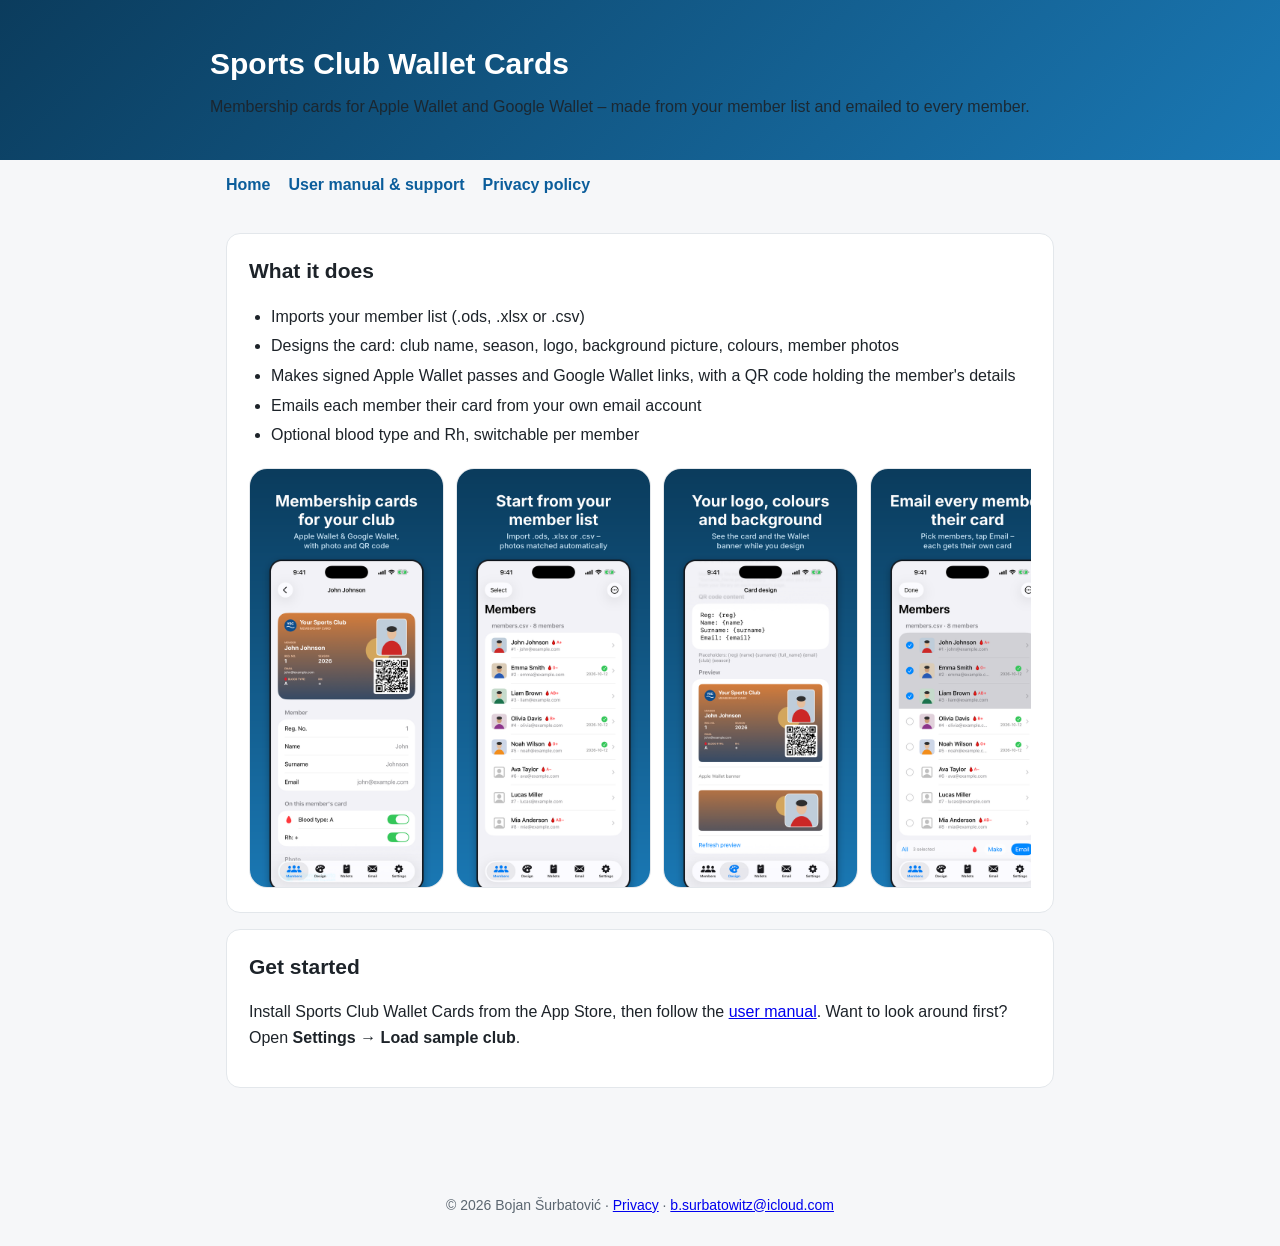
<file: docs/index.html>
<!doctype html><html lang="en"><head><meta charset="utf-8"><meta name="viewport" content="width=device-width,initial-scale=1">
<title>Sports Club Wallet Cards – membership cards for Apple Wallet and Google Wallet</title><link rel="stylesheet" href="style.css"></head><body>
<header><div class="wrap"><h1>Sports Club Wallet Cards</h1><p>Membership cards for Apple Wallet and Google Wallet – made from your member list and emailed to every member.</p></div></header>
<nav><a href="index.html">Home</a><a href="support.html">User manual &amp; support</a><a href="privacy.html">Privacy policy</a></nav>
<main>
<section><h2>What it does</h2>
<ul><li>Imports your member list (.ods, .xlsx or .csv)</li><li>Designs the card: club name, season, logo, background picture, colours, member photos</li>
<li>Makes signed Apple Wallet passes and Google Wallet links, with a QR code holding the member's details</li>
<li>Emails each member their card from your own email account</li><li>Optional blood type and Rh, switchable per member</li></ul>
<div class="shots"><img src="img/1.png" alt="Member card"><img src="img/2.png" alt="Member list"><img src="img/3.png" alt="Card design"><img src="img/4.png" alt="Sending cards"><img src="img/5.png" alt="Wallets"></div></section>
<section><h2>Get started</h2><p>Install Sports Club Wallet Cards from the App Store, then follow the <a href="support.html">user manual</a>. Want to look around first? Open <b>Settings → Load sample club</b>.</p></section>
</main><footer>© 2026 Bojan Šurbatović · <a href="privacy.html">Privacy</a> · <a href="mailto:b.surbatowitz@icloud.com">b.surbatowitz@icloud.com</a></footer></body></html>
</file>
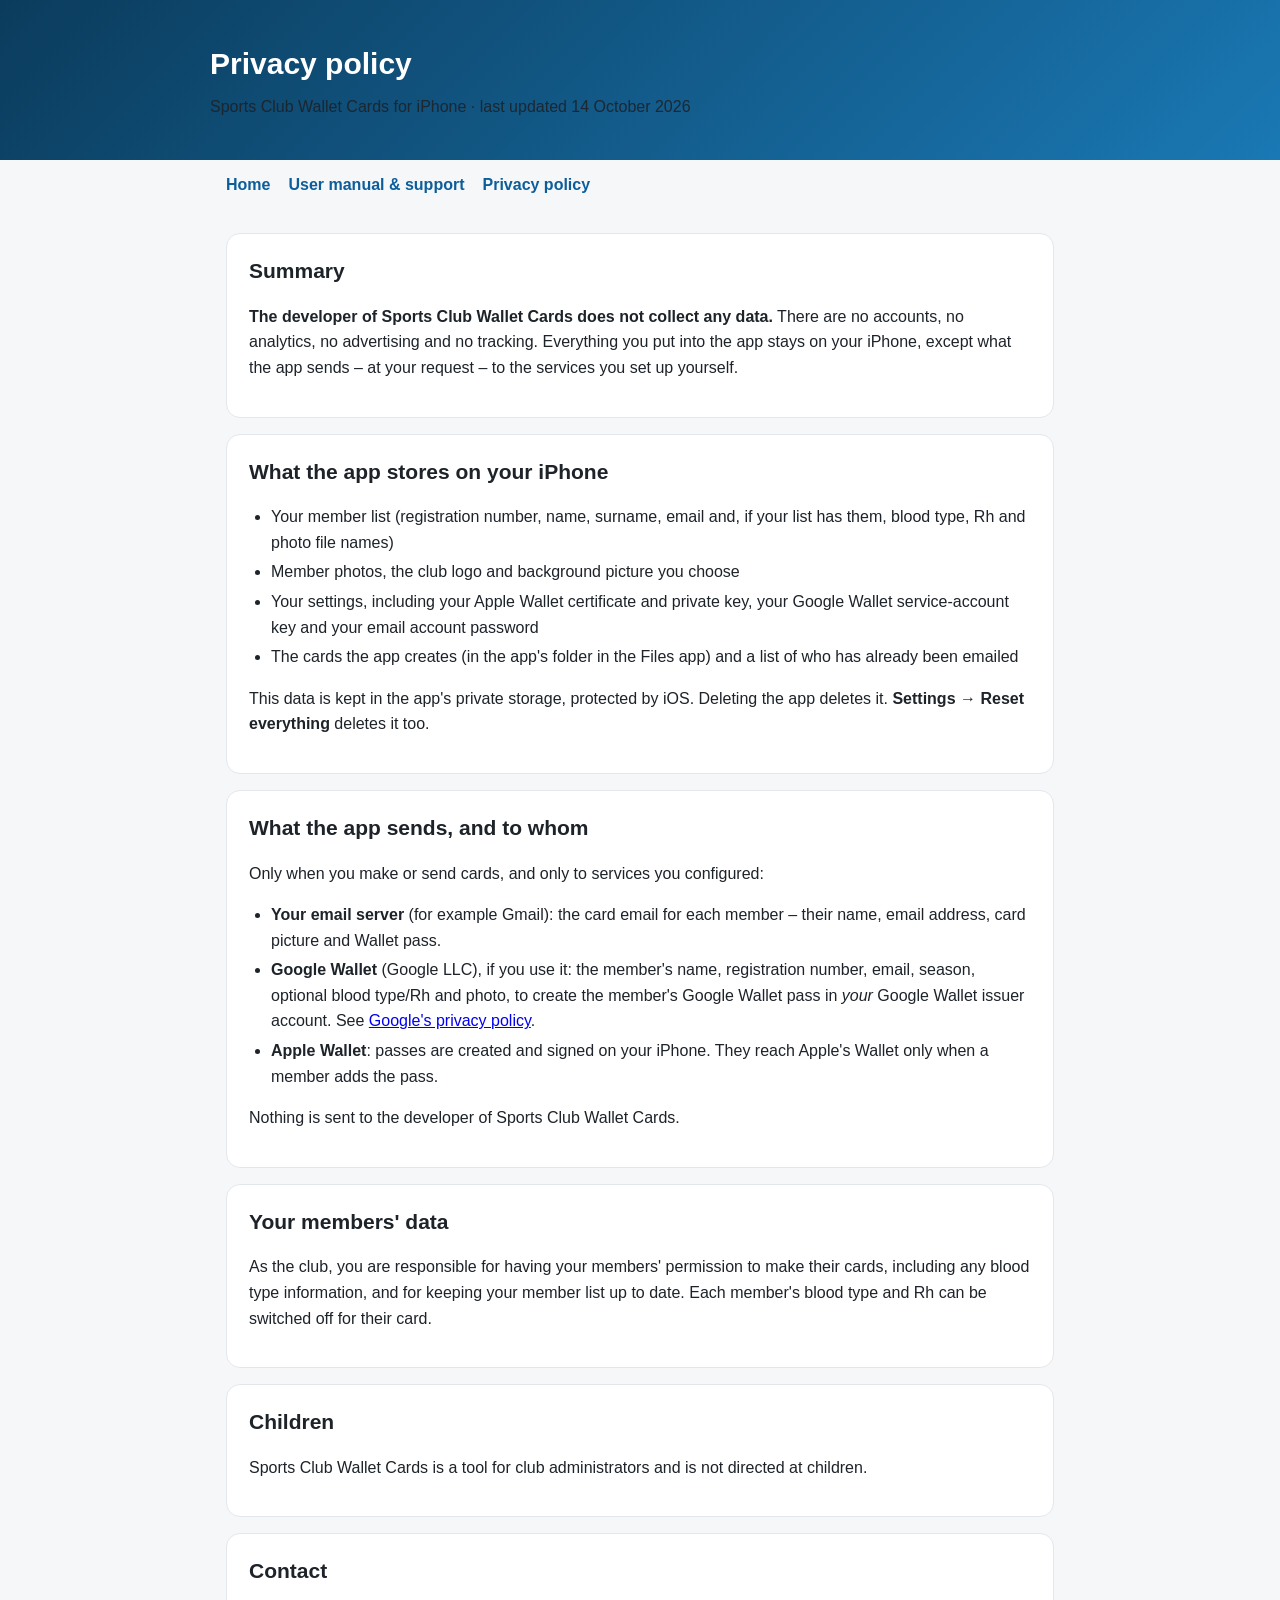
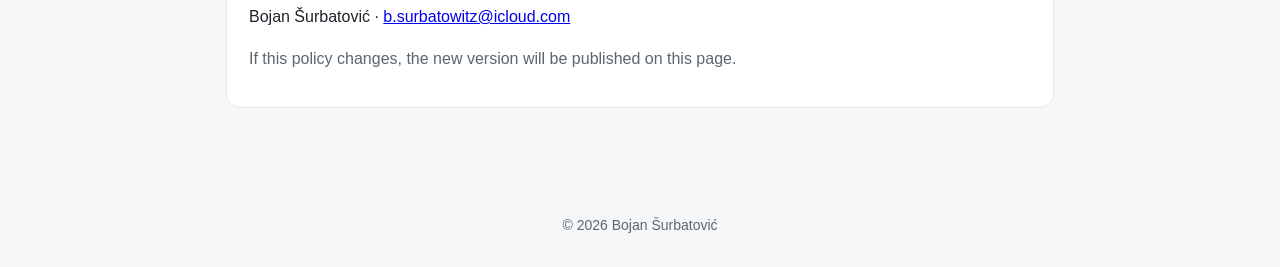
<file: docs/privacy.html>
<!doctype html><html lang="en"><head><meta charset="utf-8"><meta name="viewport" content="width=device-width,initial-scale=1">
<title>Sports Club Wallet Cards – Privacy policy</title><link rel="stylesheet" href="style.css"></head><body>
<header><div class="wrap"><h1>Privacy policy</h1><p>Sports Club Wallet Cards for iPhone · last updated 14 October 2026</p></div></header>
<nav><a href="index.html">Home</a><a href="support.html">User manual &amp; support</a><a href="privacy.html">Privacy policy</a></nav>
<main>
<section><h2>Summary</h2><p><b>The developer of Sports Club Wallet Cards does not collect any data.</b> There are no accounts, no analytics, no advertising and no tracking. Everything you put into the app stays on your iPhone, except what the app sends – at your request – to the services you set up yourself.</p></section>
<section><h2>What the app stores on your iPhone</h2>
<ul><li>Your member list (registration number, name, surname, email and, if your list has them, blood type, Rh and photo file names)</li>
<li>Member photos, the club logo and background picture you choose</li>
<li>Your settings, including your Apple Wallet certificate and private key, your Google Wallet service-account key and your email account password</li>
<li>The cards the app creates (in the app's folder in the Files app) and a list of who has already been emailed</li></ul>
<p>This data is kept in the app's private storage, protected by iOS. Deleting the app deletes it. <b>Settings → Reset everything</b> deletes it too.</p></section>
<section><h2>What the app sends, and to whom</h2>
<p>Only when you make or send cards, and only to services you configured:</p>
<ul><li><b>Your email server</b> (for example Gmail): the card email for each member – their name, email address, card picture and Wallet pass.</li>
<li><b>Google Wallet</b> (Google LLC), if you use it: the member's name, registration number, email, season, optional blood type/Rh and photo, to create the member's Google Wallet pass in <i>your</i> Google Wallet issuer account. See <a href="https://policies.google.com/privacy">Google's privacy policy</a>.</li>
<li><b>Apple Wallet</b>: passes are created and signed on your iPhone. They reach Apple's Wallet only when a member adds the pass.</li></ul>
<p>Nothing is sent to the developer of Sports Club Wallet Cards.</p></section>
<section><h2>Your members' data</h2><p>As the club, you are responsible for having your members' permission to make their cards, including any blood type information, and for keeping your member list up to date. Each member's blood type and Rh can be switched off for their card.</p></section>
<section><h2>Children</h2><p>Sports Club Wallet Cards is a tool for club administrators and is not directed at children.</p></section>
<section><h2>Contact</h2><p>Bojan Šurbatović · <a href="mailto:b.surbatowitz@icloud.com">b.surbatowitz@icloud.com</a></p><p class="muted">If this policy changes, the new version will be published on this page.</p></section>
</main><footer>© 2026 Bojan Šurbatović</footer></body></html>
</file>
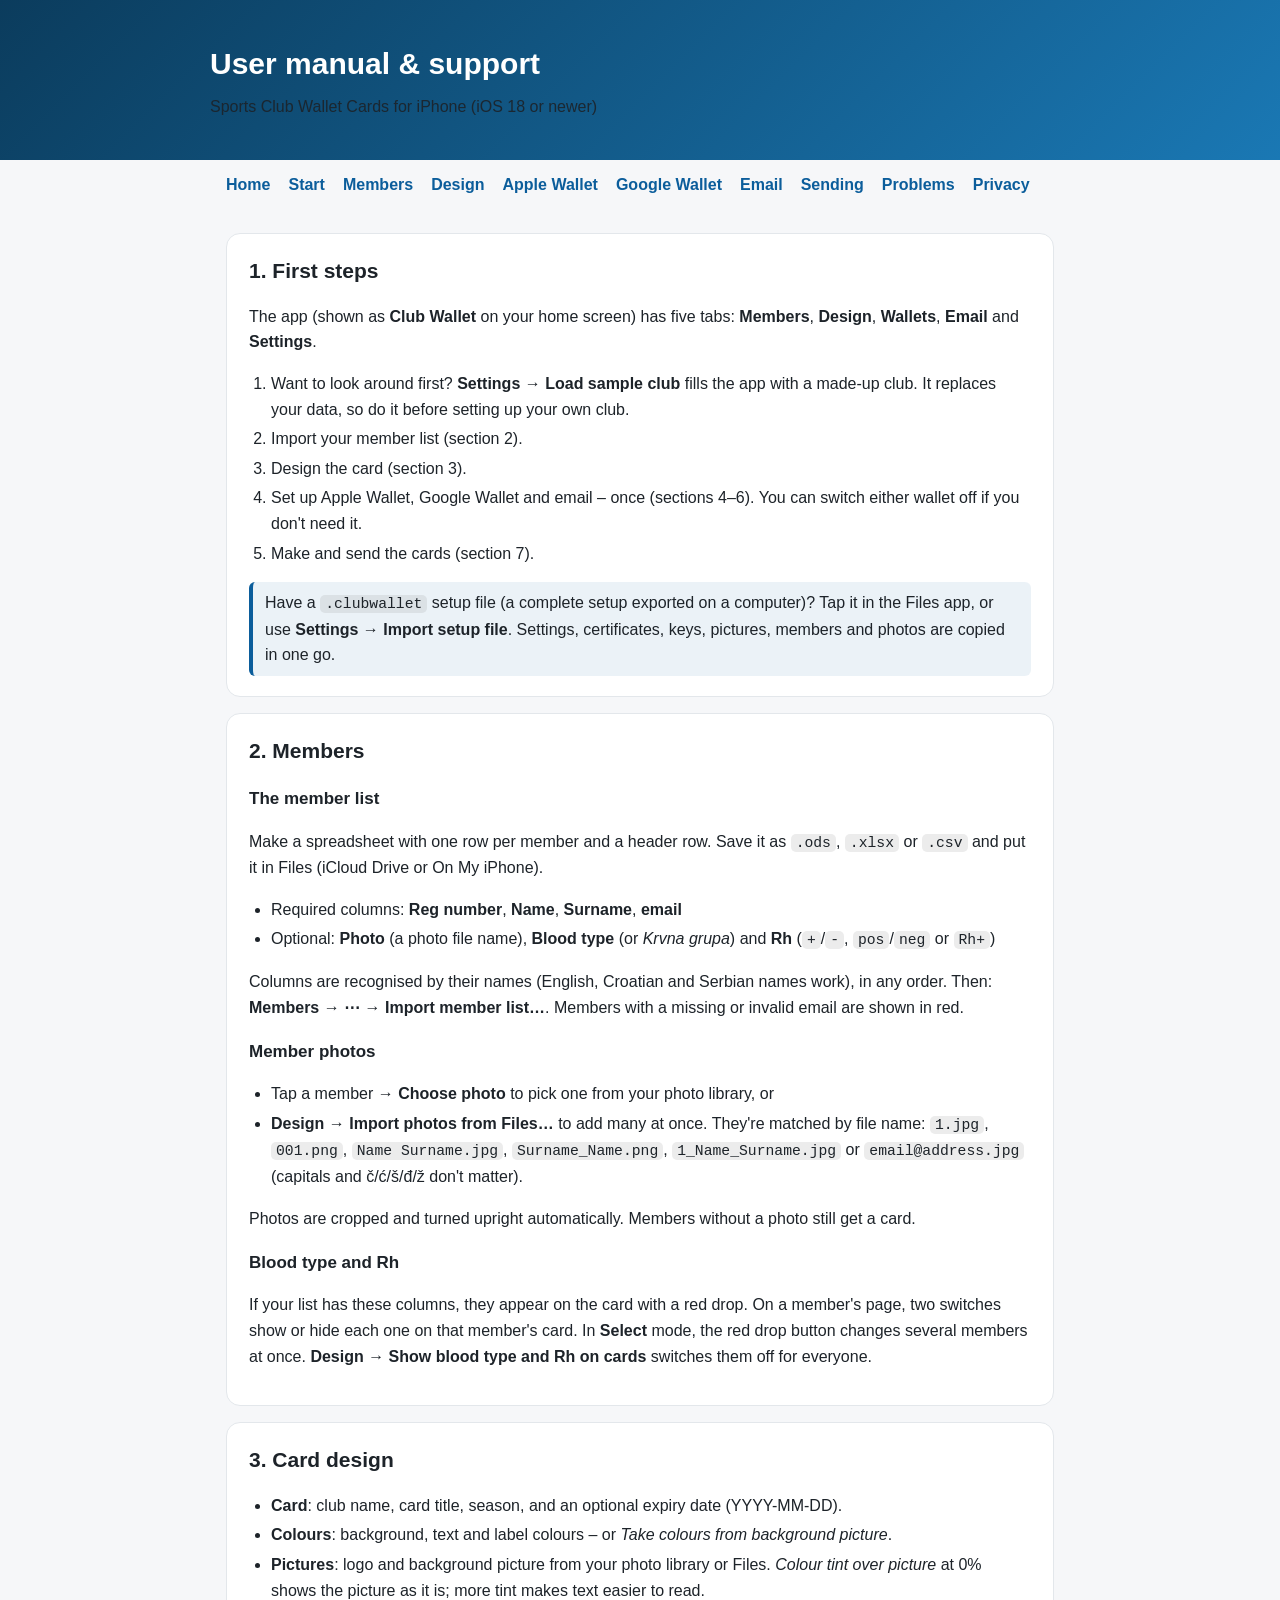
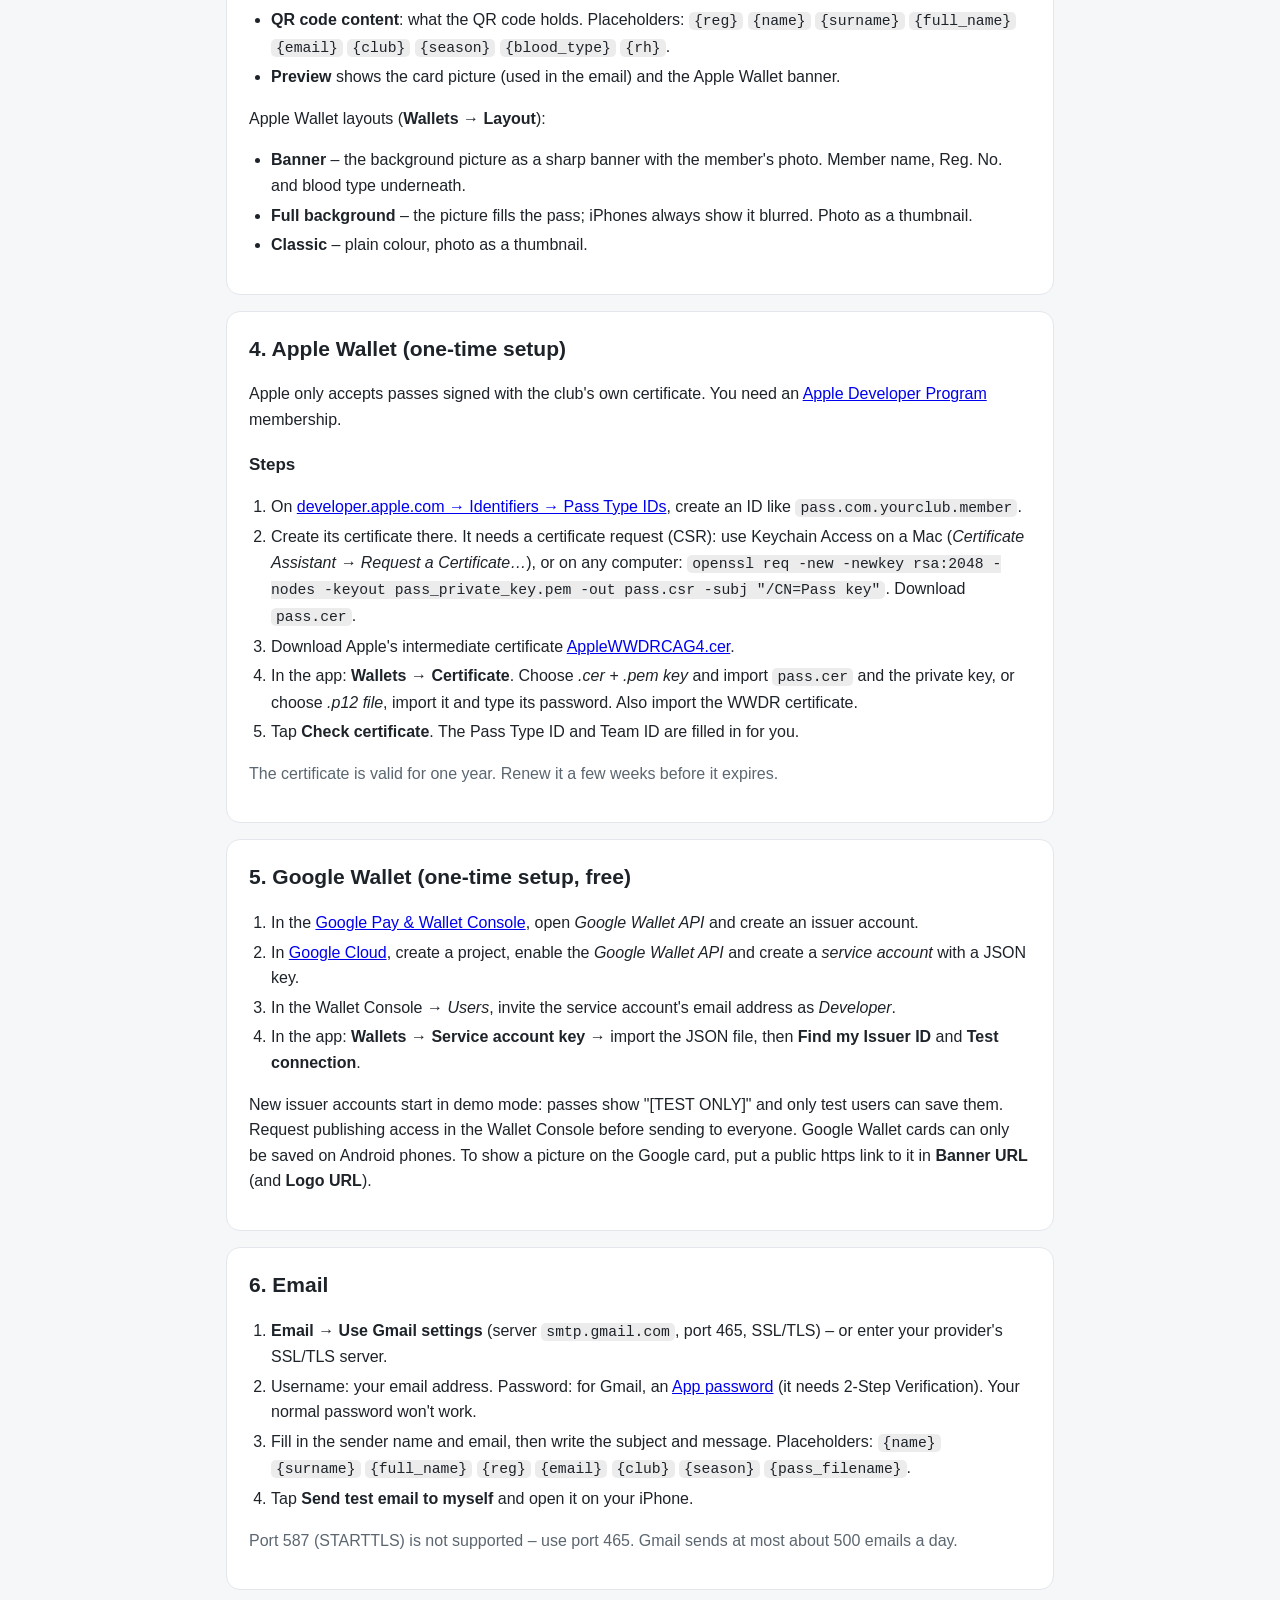
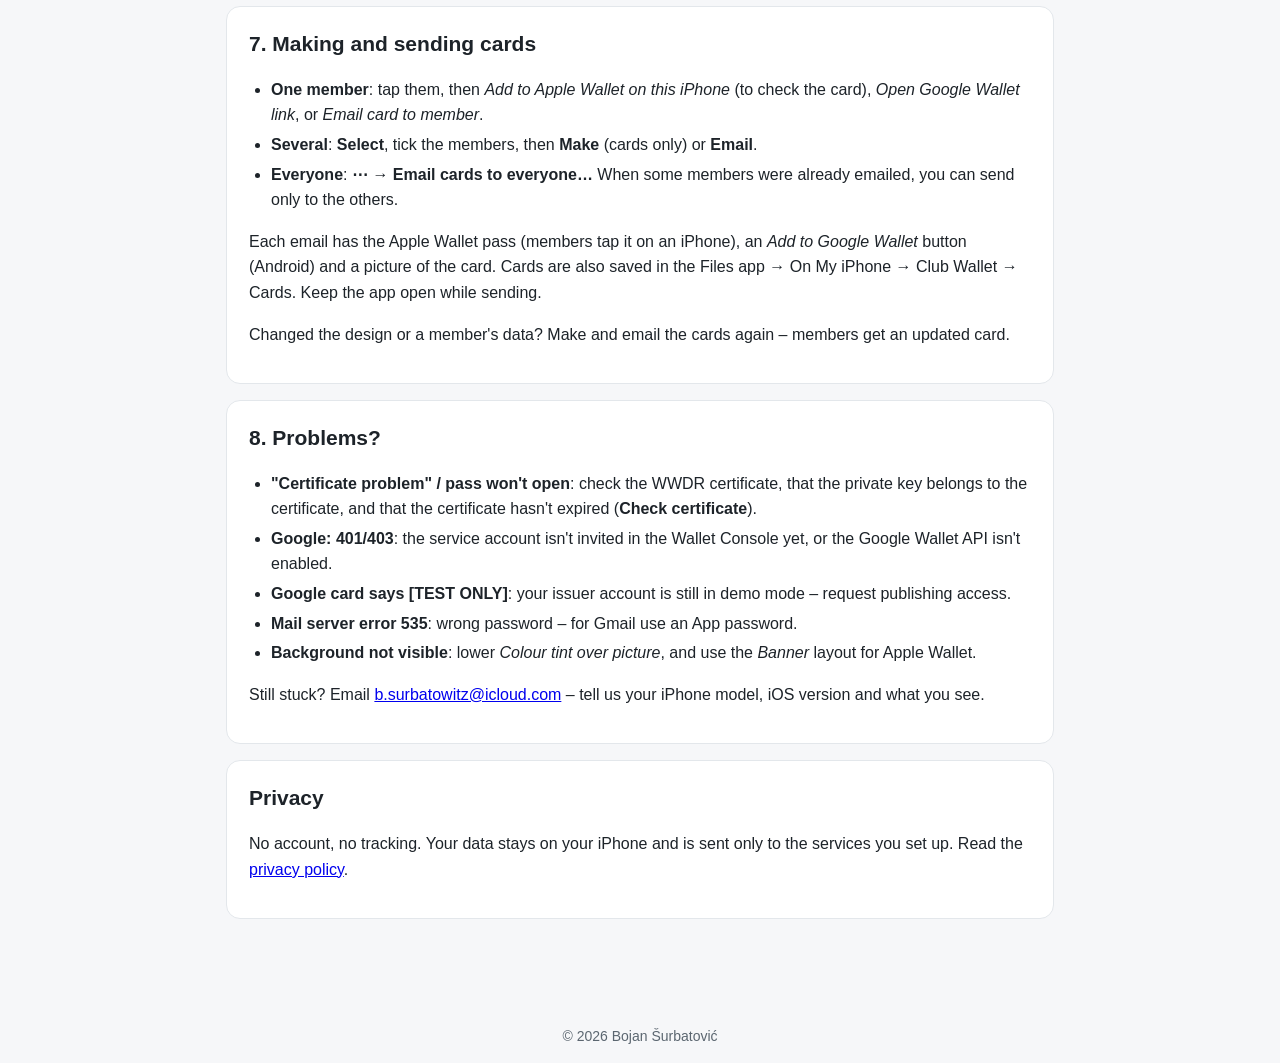
<file: docs/support.html>
<!doctype html><html lang="en"><head><meta charset="utf-8"><meta name="viewport" content="width=device-width,initial-scale=1">
<title>Sports Club Wallet Cards – User manual &amp; support</title><link rel="stylesheet" href="style.css"></head><body>
<header><div class="wrap"><h1>User manual &amp; support</h1><p>Sports Club Wallet Cards for iPhone (iOS 18 or newer)</p></div></header>
<nav><a href="index.html">Home</a><a href="#start">Start</a><a href="#members">Members</a><a href="#design">Design</a><a href="#apple">Apple Wallet</a><a href="#google">Google Wallet</a><a href="#email">Email</a><a href="#send">Sending</a><a href="#help">Problems</a><a href="privacy.html">Privacy</a></nav>
<main>

<section id="start"><h2>1. First steps</h2>
<p>The app (shown as <b>Club Wallet</b> on your home screen) has five tabs: <b>Members</b>, <b>Design</b>, <b>Wallets</b>, <b>Email</b> and <b>Settings</b>.</p>
<ol><li>Want to look around first? <b>Settings → Load sample club</b> fills the app with a made-up club. It replaces your data, so do it before setting up your own club.</li>
<li>Import your member list (section 2).</li>
<li>Design the card (section 3).</li>
<li>Set up Apple Wallet, Google Wallet and email – once (sections 4–6). You can switch either wallet off if you don't need it.</li>
<li>Make and send the cards (section 7).</li></ol>
<div class="note">Have a <code>.clubwallet</code> setup file (a complete setup exported on a computer)? Tap it in the Files app, or use <b>Settings → Import setup file</b>. Settings, certificates, keys, pictures, members and photos are copied in one go.</div>
</section>

<section id="members"><h2>2. Members</h2>
<h3>The member list</h3>
<p>Make a spreadsheet with one row per member and a header row. Save it as <code>.ods</code>, <code>.xlsx</code> or <code>.csv</code> and put it in Files (iCloud Drive or On My iPhone).</p>
<ul><li>Required columns: <b>Reg number</b>, <b>Name</b>, <b>Surname</b>, <b>email</b></li>
<li>Optional: <b>Photo</b> (a photo file name), <b>Blood type</b> (or <i>Krvna grupa</i>) and <b>Rh</b> (<code>+</code>/<code>-</code>, <code>pos</code>/<code>neg</code> or <code>Rh+</code>)</li></ul>
<p>Columns are recognised by their names (English, Croatian and Serbian names work), in any order. Then: <b>Members → ⋯ → Import member list…</b>. Members with a missing or invalid email are shown in red.</p>
<h3>Member photos</h3>
<ul><li>Tap a member → <b>Choose photo</b> to pick one from your photo library, or</li>
<li><b>Design → Import photos from Files…</b> to add many at once. They're matched by file name: <code>1.jpg</code>, <code>001.png</code>, <code>Name Surname.jpg</code>, <code>Surname_Name.png</code>, <code>1_Name_Surname.jpg</code> or <code>email@address.jpg</code> (capitals and č/ć/š/đ/ž don't matter).</li></ul>
<p>Photos are cropped and turned upright automatically. Members without a photo still get a card.</p>
<h3>Blood type and Rh</h3>
<p>If your list has these columns, they appear on the card with a red drop. On a member's page, two switches show or hide each one on that member's card. In <b>Select</b> mode, the red drop button changes several members at once. <b>Design → Show blood type and Rh on cards</b> switches them off for everyone.</p>
</section>

<section id="design"><h2>3. Card design</h2>
<ul><li><b>Card</b>: club name, card title, season, and an optional expiry date (YYYY-MM-DD).</li>
<li><b>Colours</b>: background, text and label colours – or <i>Take colours from background picture</i>.</li>
<li><b>Pictures</b>: logo and background picture from your photo library or Files. <i>Colour tint over picture</i> at 0% shows the picture as it is; more tint makes text easier to read.</li>
<li><b>QR code content</b>: what the QR code holds. Placeholders: <code>{reg}</code> <code>{name}</code> <code>{surname}</code> <code>{full_name}</code> <code>{email}</code> <code>{club}</code> <code>{season}</code> <code>{blood_type}</code> <code>{rh}</code>.</li>
<li><b>Preview</b> shows the card picture (used in the email) and the Apple Wallet banner.</li></ul>
<p>Apple Wallet layouts (<b>Wallets → Layout</b>):</p>
<ul><li><b>Banner</b> – the background picture as a sharp banner with the member's photo. Member name, Reg. No. and blood type underneath.</li>
<li><b>Full background</b> – the picture fills the pass; iPhones always show it blurred. Photo as a thumbnail.</li>
<li><b>Classic</b> – plain colour, photo as a thumbnail.</li></ul>
</section>

<section id="apple"><h2>4. Apple Wallet (one-time setup)</h2>
<p>Apple only accepts passes signed with the club's own certificate. You need an <a href="https://developer.apple.com/programs/">Apple Developer Program</a> membership.</p>
<h3>Steps</h3>
<ol><li>On <a href="https://developer.apple.com/account/resources/identifiers/list/passTypeId">developer.apple.com → Identifiers → Pass Type IDs</a>, create an ID like <code>pass.com.yourclub.member</code>.</li>
<li>Create its certificate there. It needs a certificate request (CSR): use Keychain Access on a Mac (<i>Certificate Assistant → Request a Certificate…</i>), or on any computer: <code>openssl req -new -newkey rsa:2048 -nodes -keyout pass_private_key.pem -out pass.csr -subj "/CN=Pass key"</code>. Download <code>pass.cer</code>.</li>
<li>Download Apple's intermediate certificate <a href="https://www.apple.com/certificateauthority/AppleWWDRCAG4.cer">AppleWWDRCAG4.cer</a>.</li>
<li>In the app: <b>Wallets → Certificate</b>. Choose <i>.cer + .pem key</i> and import <code>pass.cer</code> and the private key, or choose <i>.p12 file</i>, import it and type its password. Also import the WWDR certificate.</li>
<li>Tap <b>Check certificate</b>. The Pass Type ID and Team ID are filled in for you.</li></ol>
<p class="muted">The certificate is valid for one year. Renew it a few weeks before it expires.</p>
</section>

<section id="google"><h2>5. Google Wallet (one-time setup, free)</h2>
<ol><li>In the <a href="https://pay.google.com/business/console">Google Pay &amp; Wallet Console</a>, open <i>Google Wallet API</i> and create an issuer account.</li>
<li>In <a href="https://console.cloud.google.com/">Google Cloud</a>, create a project, enable the <i>Google Wallet API</i> and create a <i>service account</i> with a JSON key.</li>
<li>In the Wallet Console → <i>Users</i>, invite the service account's email address as <i>Developer</i>.</li>
<li>In the app: <b>Wallets → Service account key</b> → import the JSON file, then <b>Find my Issuer ID</b> and <b>Test connection</b>.</li></ol>
<p>New issuer accounts start in demo mode: passes show "[TEST ONLY]" and only test users can save them. Request publishing access in the Wallet Console before sending to everyone. Google Wallet cards can only be saved on Android phones. To show a picture on the Google card, put a public https link to it in <b>Banner URL</b> (and <b>Logo URL</b>).</p>
</section>

<section id="email"><h2>6. Email</h2>
<ol><li><b>Email → Use Gmail settings</b> (server <code>smtp.gmail.com</code>, port 465, SSL/TLS) – or enter your provider's SSL/TLS server.</li>
<li>Username: your email address. Password: for Gmail, an <a href="https://myaccount.google.com/apppasswords">App password</a> (it needs 2-Step Verification). Your normal password won't work.</li>
<li>Fill in the sender name and email, then write the subject and message. Placeholders: <code>{name}</code> <code>{surname}</code> <code>{full_name}</code> <code>{reg}</code> <code>{email}</code> <code>{club}</code> <code>{season}</code> <code>{pass_filename}</code>.</li>
<li>Tap <b>Send test email to myself</b> and open it on your iPhone.</li></ol>
<p class="muted">Port 587 (STARTTLS) is not supported – use port 465. Gmail sends at most about 500 emails a day.</p>
</section>

<section id="send"><h2>7. Making and sending cards</h2>
<ul><li><b>One member</b>: tap them, then <i>Add to Apple Wallet on this iPhone</i> (to check the card), <i>Open Google Wallet link</i>, or <i>Email card to member</i>.</li>
<li><b>Several</b>: <b>Select</b>, tick the members, then <b>Make</b> (cards only) or <b>Email</b>.</li>
<li><b>Everyone</b>: <b>⋯ → Email cards to everyone…</b> When some members were already emailed, you can send only to the others.</li></ul>
<p>Each email has the Apple Wallet pass (members tap it on an iPhone), an <i>Add to Google Wallet</i> button (Android) and a picture of the card. Cards are also saved in the Files app → On My iPhone → Club Wallet → Cards. Keep the app open while sending.</p>
<p>Changed the design or a member's data? Make and email the cards again – members get an updated card.</p>
</section>

<section id="help"><h2>8. Problems?</h2>
<ul><li><b>"Certificate problem" / pass won't open</b>: check the WWDR certificate, that the private key belongs to the certificate, and that the certificate hasn't expired (<b>Check certificate</b>).</li>
<li><b>Google: 401/403</b>: the service account isn't invited in the Wallet Console yet, or the Google Wallet API isn't enabled.</li>
<li><b>Google card says [TEST ONLY]</b>: your issuer account is still in demo mode – request publishing access.</li>
<li><b>Mail server error 535</b>: wrong password – for Gmail use an App password.</li>
<li><b>Background not visible</b>: lower <i>Colour tint over picture</i>, and use the <i>Banner</i> layout for Apple Wallet.</li></ul>
<p>Still stuck? Email <a href="mailto:b.surbatowitz@icloud.com">b.surbatowitz@icloud.com</a> – tell us your iPhone model, iOS version and what you see.</p>
</section>

<section><h2>Privacy</h2><p>No account, no tracking. Your data stays on your iPhone and is sent only to the services you set up. Read the <a href="privacy.html">privacy policy</a>.</p></section>
</main><footer>© 2026 Bojan Šurbatović</footer></body></html>
</file>
<file: docs/style.css>
:root{--bg:#f6f7f9;--card:#fff;--text:#1d2329;--muted:#5b6670;--accent:#0b5d9b;--line:#e3e7eb}
@media (prefers-color-scheme:dark){:root{--bg:#111417;--card:#1a1f24;--text:#e8ecef;--muted:#9aa6b0;--accent:#6cb6f0;--line:#2a3138}}
*{box-sizing:border-box}body{margin:0;background:var(--bg);color:var(--text);font:16px/1.6 -apple-system,BlinkMacSystemFont,"Segoe UI",Inter,Roboto,sans-serif}
header{background:linear-gradient(135deg,#0b3c5d,#1a78b4);color:#fff;padding:40px 16px}
header .wrap{max-width:860px;margin:auto}header h1{margin:0 0 6px;font-size:30px}header p{margin:0;opacity:.9}
nav{max-width:860px;margin:0 auto;padding:12px 16px;display:flex;gap:18px;flex-wrap:wrap}nav a{color:var(--accent);text-decoration:none;font-weight:600}
main{max-width:860px;margin:0 auto;padding:8px 16px 60px}
section{background:var(--card);border:1px solid var(--line);border-radius:14px;padding:20px 22px;margin:16px 0}
h2{margin:0 0 10px;font-size:21px}h3{margin:18px 0 6px;font-size:17px}p,li{color:var(--text)}.muted{color:var(--muted)}
code{background:rgba(127,127,127,.15);padding:1px 5px;border-radius:5px;font-size:.92em}
ol,ul{padding-left:22px}li{margin:4px 0}
.shots{display:flex;gap:12px;overflow-x:auto;padding:4px 0}.shots img{height:420px;border-radius:18px;border:1px solid var(--line)}
.note{border-left:4px solid var(--accent);padding:8px 12px;background:rgba(11,93,155,.08);border-radius:6px}
footer{text-align:center;color:var(--muted);font-size:14px;padding:30px 16px}
</file>
